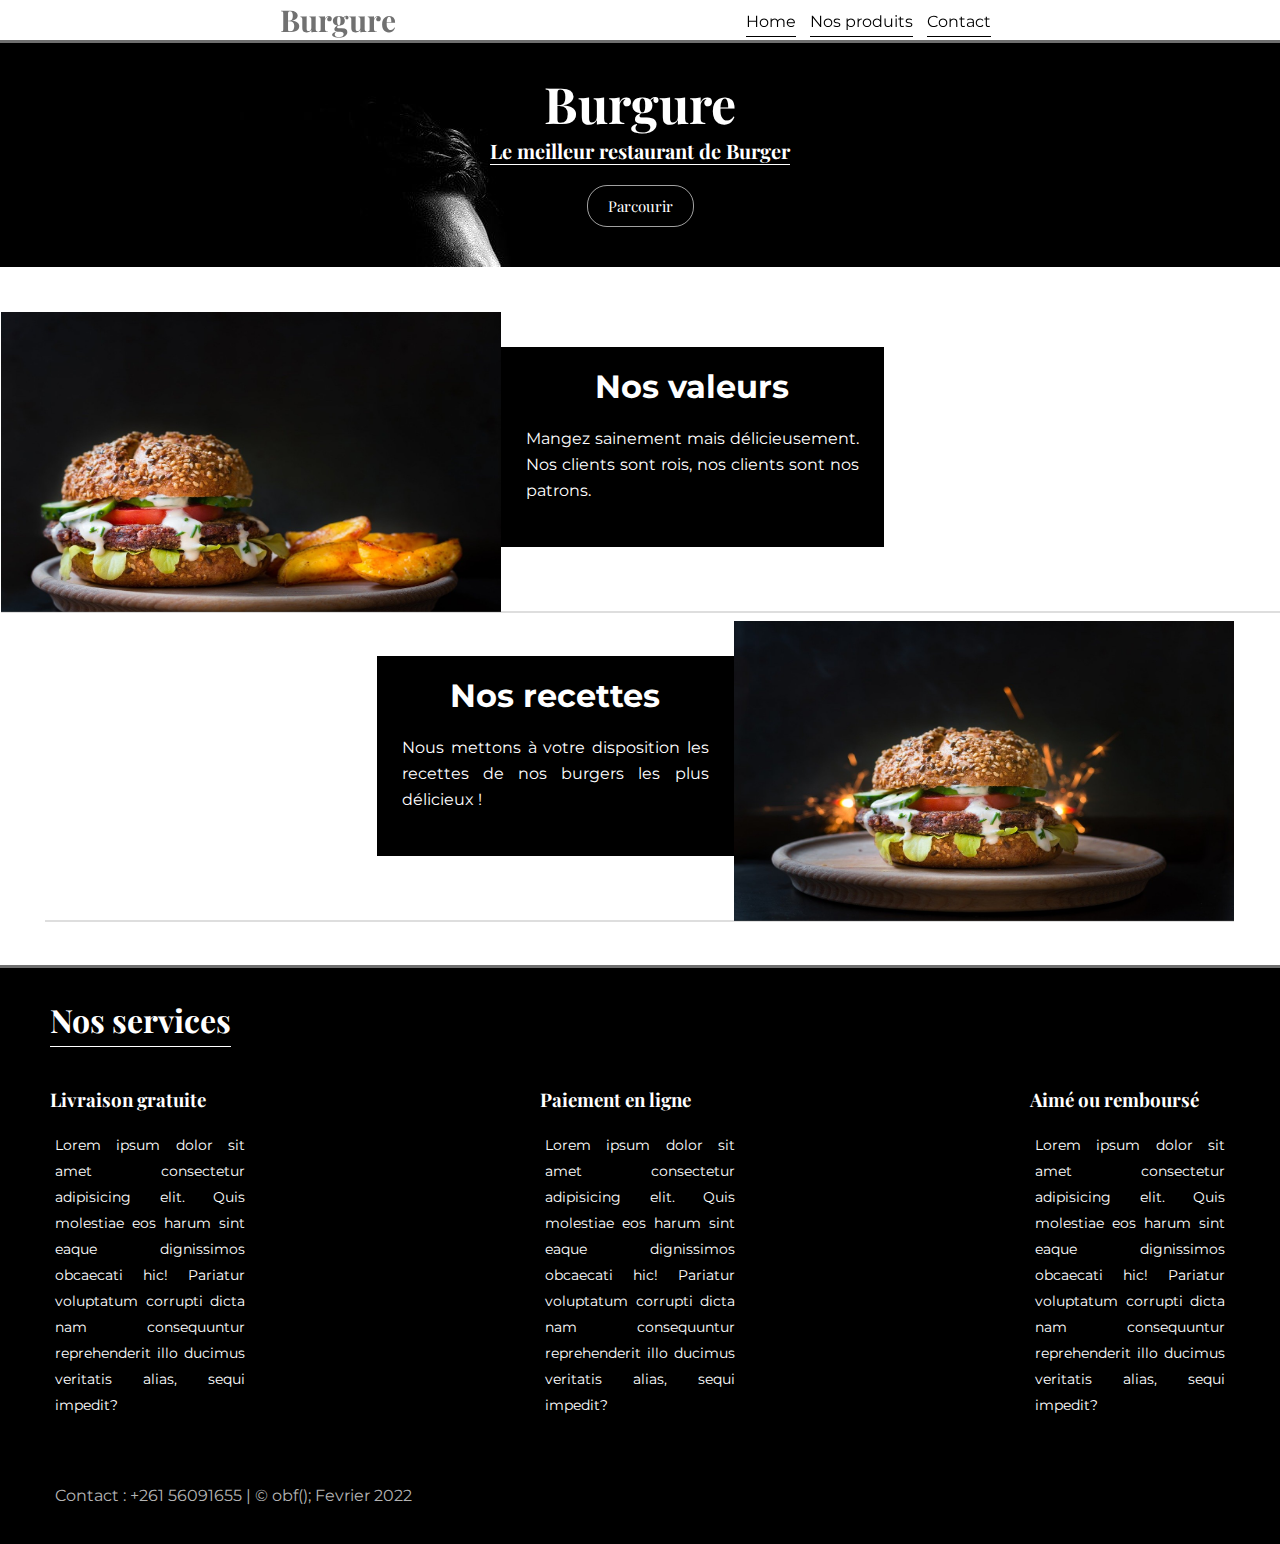
<file: burgure.html>
<!DOCTYPE html>
<html lang="fr">
  <head>
    <meta charset="UTF-8" />
    <meta http-equiv="X-UA-Compatible" content="IE=edge" />
    <meta name="viewport" content="width=device-width, initial-scale=1.0" />
    <title>Hankelbel</title>
  </head>
  <link rel="stylesheet" href="./burgure.css" />

  <body>
    <nav>
      <h1>Burgure</h1>
      <div class="onglets">
        <a href="#">Home</a>
        <a href="#produits">Nos produits</a>
        <a href="#contact">Contact</a>
      </div>
    </nav>

    <header>
      <h1>Burgure</h1>
      <h4>Le meilleur restaurant de Burger</h4>
      <button>Parcourir</button>
    </header>

    <section class="main" id="produits">
        <div class="content-left">
            <div class="img-left">
          <img src="./media/nos-valeurs.jpg" alt="burger" />
            </div>
            <div class="text">
                <h1>Nos valeurs</h1>
                <p>Mangez sainement mais délicieusement. Nos clients sont rois, nos
            clients sont nos patrons.
                </p>
            </div>
      </div>

        <div class="content-rigth">
            <div class="text">
                <h1>Nos recettes</h1>
                <p>Nous mettons à votre disposition les recettes de nos burgers les
                plus délicieux !
                </p>
            </div>
            <div class="img-rigth">
                <img src="./media/burger-4.jpg" alt="burger"/>
            </div>
        </div>
    </section>
    <footer>
      <h1>Nos services</h1>
      <div class="services">
        <div class="service">
          <h3>Livraison gratuite</h3>
          <p>
            Lorem ipsum dolor sit amet consectetur adipisicing elit. Quis
            molestiae eos harum sint eaque dignissimos obcaecati hic! Pariatur
            voluptatum corrupti dicta nam consequuntur reprehenderit illo
            ducimus veritatis alias, sequi impedit?
          </p>
        </div>
        <div class="service">
          <h3>Paiement en ligne</h3>
          <p>
            Lorem ipsum dolor sit amet consectetur adipisicing elit. Quis
            molestiae eos harum sint eaque dignissimos obcaecati hic! Pariatur
            voluptatum corrupti dicta nam consequuntur reprehenderit illo
            ducimus veritatis alias, sequi impedit?
          </p>
        </div>
        <div class="service">
          <h3>Aimé ou remboursé</h3>
          <p>
            Lorem ipsum dolor sit amet consectetur adipisicing elit. Quis
            molestiae eos harum sint eaque dignissimos obcaecati hic! Pariatur
            voluptatum corrupti dicta nam consequuntur reprehenderit illo
            ducimus veritatis alias, sequi impedit?
          </p>
        </div>
      </div>
      <p id="contact">Contact : +261 56091655 | &copy; obf(); Fevrier 2022</p>
    </footer>
  </body>
</html>
</file>
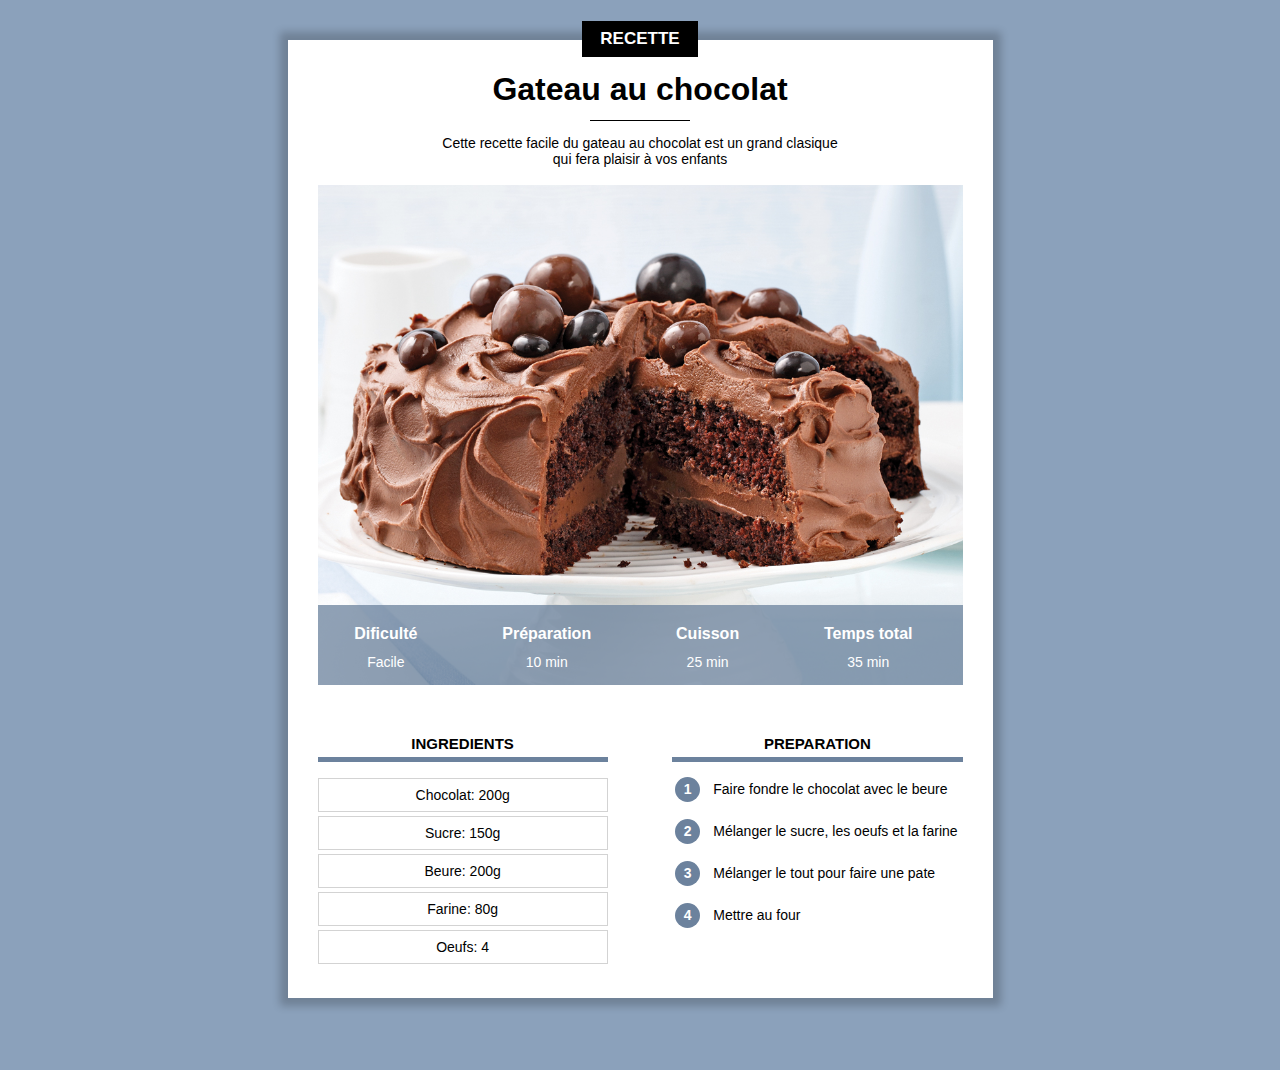
<file: gateau.html>
<!DOCTYPE html>
<html lang="fr">
    <head>
        <title>Gateau au chocolat</title>
        <meta charset="UTF-8">
        <!--
            insertion du code responsive
        -->
        <meta name="viewport" content="width=device-width, initial-scale=1.0">
        <!--
            insertion du code css
        -->
        <link rel="stylesheet" href="./gateau.css"/>
    </head>
    
    <body>
        
        <div class="contenu">
            <div class="centre categorie">
                <p class="categorie"> Recette </p>
            </div>
            <h1>Gateau au chocolat</h1>
            <div class="separateur">             
            </div>
            <!-- Commentaire-->
            <div class="centre">
                <p class="description">Cette recette facile du gateau au chocolat est un grand clasique qui fera plaisir à vos enfants </p>
            </div>
            
            <div class="info">
                <img class="centre info" src="./gateau-au-chocolat-hyper-moelleux.jpeg">
                <br>
                <table class="info">
                    <tr>
                        <th>Dificulté</th><th>Préparation</th><th>Cuisson</th><th>Temps total</th>
                    </tr>
                    <tr>
                        <td>Facile</td><td>10 min</td><td>25 min</td><td>35 min</td>
                    </tr>
                    
                </table>
            </div>

            <div>
                <div class="colonne1 colonne">
                    <h2>Ingredients</h2>
                        <div class="ingredients">
                            <p>Chocolat: 200g</p>
                            <p>Sucre: 150g</p>
                            <p>Beure: 200g</p>
                            <p>Farine: 80g</p>
                            <p>Oeufs: 4</p>
                        </div>
                </div>

                <div class="colonne2 colonne">
                    <h2>Preparation</h2>
                        <table class="preparation">
                            <tr>
                                <td>
                                    <p class="numero">1</p>
                                </td>
                                <td class="preparation_etape">Faire fondre le chocolat avec le beure</td>
                            </tr>
                            <tr>
                                <td>
                                    <p class="numero">2</p>
                                    </td>
                                <td class="preparation_etape">Mélanger le sucre, les oeufs et la farine</td>
                            </tr>
                            <tr>
                                <td>
                                    <p class="numero">3</p>
                                </td>
                                <td class="preparation_etape">Mélanger le tout pour faire une pate</td>
                            </tr>
                            <tr>
                                <td>
                                    <p class="numero">4</p>
                                </td>
                                <td class="preparation_etape">Mettre au four</td>
                            </tr>
                        </table>
                </div>
            </div>
        </div>
        
    </body>
</html>
</file>
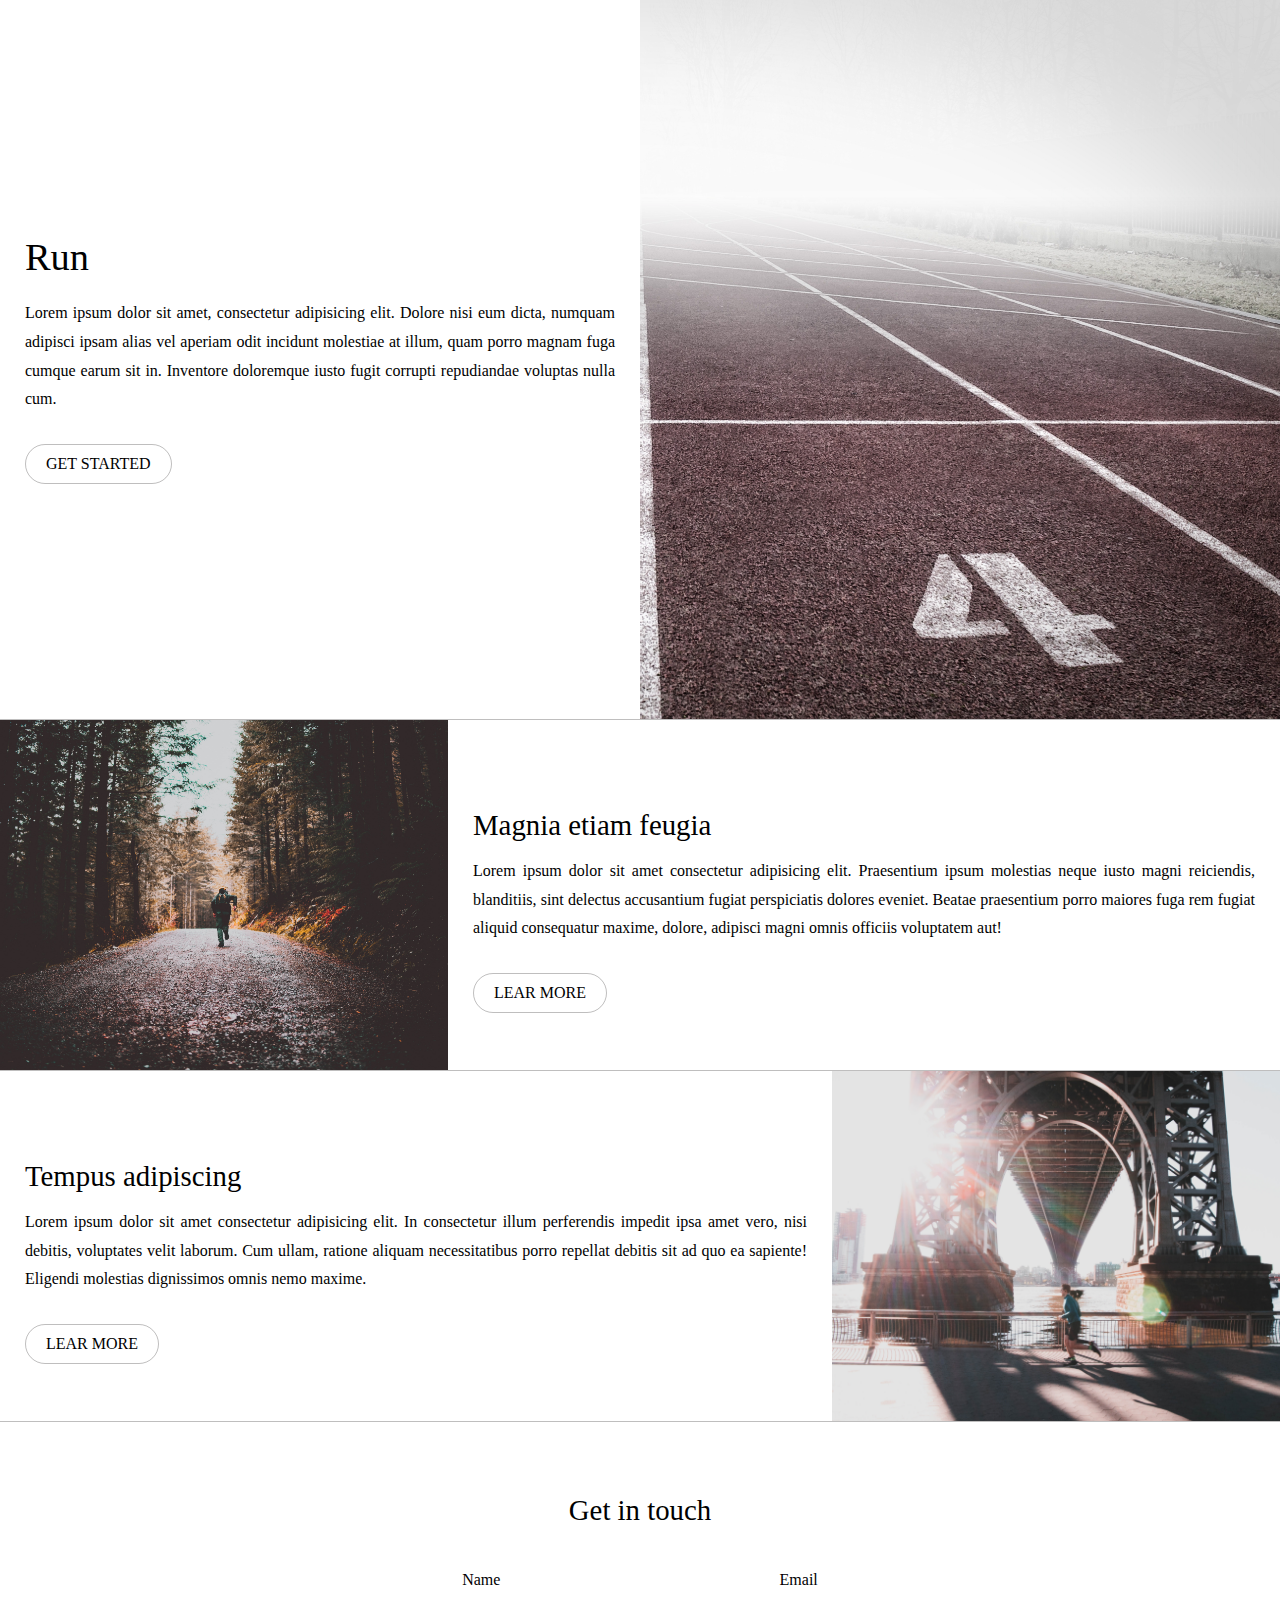
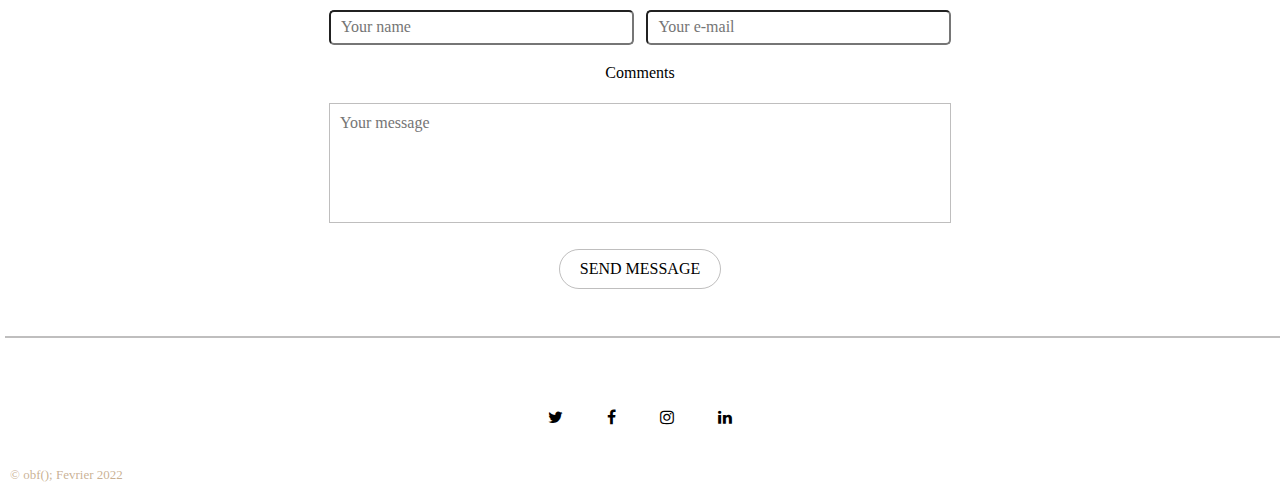
<file: run.html>
<!DOCTYPE html>
<html lang="fr">
  <head>
    <meta charset="UTF-8" />
    <meta http-equiv="X-UA-Compatible" content="IE=edge" />
    <meta name="viewport" content="width=device-width, initial-scale=1.0" />
    <title>Run</title>
    <link rel="stylesheet" href="./run.css" />

    <link rel="stylesheet" href="https://cdnjs.cloudflare.com/ajax/libs/font-awesome/4.7.0/css/font-awesome.css">
  </head>

  <body>
    <header>
      <div class="text-container">
        <div>
          <h1>Run</h1>
          <p>
            Lorem ipsum dolor sit amet, consectetur adipisicing elit. Dolore nisi eum dicta, numquam adipisci ipsam alias vel aperiam odit incidunt molestiae at illum, quam porro magnam fuga cumque earum sit in. Inventore doloremque iusto fugit corrupti repudiandae voluptas nulla cum.
          </p>

          <a class="buttom" href="#">Get started</a>
        </div>
      </div>
      <div class="banner"></div>
    </header>

    <section class="section-1">
      <div class="img-left"></div>
      <div class="text-container">
        <div>
          <h2>Magnia etiam feugia</h2>
          <p>
            Lorem ipsum dolor sit amet consectetur adipisicing elit. Praesentium ipsum molestias neque iusto magni reiciendis, blanditiis, sint delectus accusantium fugiat perspiciatis dolores eveniet. Beatae praesentium porro maiores fuga rem fugiat aliquid consequatur maxime, dolore, adipisci magni omnis officiis voluptatem aut!
          </p>

          <a class="buttom" href="#">Lear more</a>
        </div>
      </div>
    </section>

    <section class="section-2">
      <div class="text-container">
        <div>
          <h2>Tempus adipiscing</h2>
          <p>
            Lorem ipsum dolor sit amet consectetur adipisicing elit. In consectetur illum perferendis impedit ipsa amet vero, nisi debitis, voluptates velit laborum. Cum ullam, ratione aliquam necessitatibus porro repellat debitis sit ad quo ea sapiente! Eligendi molestias dignissimos omnis nemo maxime.
          </p>

          <a href="#" class="buttom">Lear more</a>
        </div>
      </div>
      <div class="img-right"></div>
    </section>

    <section class="contact">
        <h2>Get in touch</h2>
        <form class="myForm">
            <div class="name">
                <p><label for="name">Name </label></p>
                <input type="text" name="name" id="name" required placeholder="Your name">
            </div>
            <div class="email">
                <p><label for="email">Email </label></p>
                <input type="email" name="email_address" id="email" placeholder="Your e-mail" required>
            </div>
            <!-- <label for="phone">Phone </label>
            <input type="tel" name="phone" id="phone"> -->
            <div class="comment-box">
                <p><label for="comments">Comments</label></p>
                <textarea name="comments" id="comments" maxlength="500" placeholder="Your message"></textarea>
            </div>
            <button class="buttom">Send message</button>
        </form>
    </section>

    <footer>
      <div class="copyright"><a href="#0">&copy; obf(); Fevrier 2022</a></div>
      <div class="icon">
        <ul>
            <li>
                <a href="http://www.twitter.fr">
                    <i class="fa fa-twitter"></i>
                </a>
            </li>
            <li>
                <a href="http://www.facebook.com/Christian.Obf">
                    <i class="fa fa-facebook"></i>
                </a>
            </li>
            <li>
                <a href="http://www.instagram.com/mboudou.christian_obf">
                    <i class="fa fa-instagram"></i>
                </a>
            </li>
            <li>
                <a href="http://www.linkedin.com/in/christian-mboudou-obf-637307125">
                    <i class="fa fa-linkedin"></i>
                </a>
            </li>
        </ul>
      </div>

    </footer>
  </body>
</html>
</file>
<file: burgure.css>
@import url('https://fonts.googleapis.com/css2?family=Montserrat&display=swap');

@import url('https://fonts.googleapis.com/css2?family=Playfair+Display:wght@600&display=swap');

html{
    scroll-behavior: smooth;
}
*{
    margin: 0;
    padding: 0;
    text-decoration: none;
    list-style: none;
    font-family: 'Montserrat', sans-serif;
    border: none;
    outline: none;
    box-sizing: border-box;
}
p{
    line-height: 26px;
    text-align: justify;
    margin-top: 15px;
    padding: 5px;
}
nav{
    position: fixed;
    width: 100%;
    background: rgba(255, 255, 255, 0.548);
    display: flex;
    flex-wrap:wrap;
    justify-content: center;
    align-items: center;
    border-bottom: 3px solid #6f6f6f;
    top: 0;
    z-index: 5;
}
nav h1{
    color: #717171;
    font-family: 'Playfair Display', sans-serif;
    font-size: 30px;
}
.onglets{
    margin-top: 3px;
    margin-left: 350px;
}
.onglets a{
    color: black;
    margin-right: 10px;
    border-bottom: 1px solid black;
    padding-bottom: 5px;
}
header{
    
    display: flex;
    flex-direction: column;
    align-items: center;
    background: url(./media/man-header.jpg) no-repeat;
    background-size: cover;
    color: #fff;
    padding: 40px;
    margin-top: 40px;
}
header h1{
    font-family: 'Playfair Display', sans-serif;
    font-size: 50px;
    margin: -10px 0 20px 0;
}
header h4{
    font-family: 'Playfair Display', sans-serif;
    margin: -20px 0 20px 0;
    font-size: 20px;
    text-align: center;
    border-bottom: 1px solid #fff;
}
header button{
    padding: 10px 20px;
    background-color: transparent;
    color: #fff;
    font-family: 'Playfair Display', serif;
    cursor: pointer;
    font-size: 15px;
    border: 1px solid rgba(255, 255, 255, 0.63);
    border-radius: 20px;
}
header button:hover{
    letter-spacing: 1px;
    transition: 500ms ease-in-out;
    background: rgb(255, 255, 255);
    color: black;
}
.main{
    display: flex;
    flex-direction: column;
    align-items: center;
}
.content-left{
    position: relative;
    display: flex;
    flex-wrap:nowrap;
    margin: 40px 0 0 0;
}
.content-left::after, .content-rigth::after {
    content: '';
    border: 1px solid #6f6f6f3a;
    position: absolute;
    bottom: 3px;
    width: 100%;
}
/* .img-left, .img-rigth{
    flex: 0 0 70%; 
} */
.text{
    flex: 0 0 30%;
    padding: 20px;
    background-color:black;
    color: white;
    margin-top: 40px;
    text-align: center;
    height: 200px;
}
.content-rigth{
    position: relative;
    display: flex;
    flex-wrap: wrap;
    justify-content: right;
    margin:0;
}
.main img{
    height: 300px;
    width: 500px;
    margin-top: 5px;
}
footer{
    margin-top: 40px;
    border-top: 3px solid #6f6f6f;
    background-color: black;
    color: #fff;
    padding: 30px 50px;
    width: 100%; 
}
footer h1{
    font-family: 'Playfair Display', sans-serif;
    border-bottom: 1px solid #fff;
    width: fit-content;
    padding-bottom: 5px;
    margin-bottom: 40px;
}
footer h3{
    font-family: 'Playfair Display', sans-serif;
    margin-bottom: 15px;
}
.services{
    display: flex;
    flex-wrap: wrap;
    justify-content: space-between;
}
.service{
    max-width: 200px;
    margin-bottom: 40px;
}
.service p{
    font-size: 14px;
}
#contact{
    color: rgb(181, 181, 181);
}



@media screen and (max-width:720px){
    .onglets{
        margin-left: 0;
        margin-bottom: 20px;
    }
    nav{
        background: rgb(255, 255, 255);
        flex-direction: column;
    }
    p{
        margin-top: 15px;
        padding: 5px;
        
    }
    header{
        margin-top: 80px;
    }
    header h1{
        font-size: 40px;
    }
    header h4{
        margin: -10px 0 20px 0;
        font-size: 17px;
    }
    header button{
        font-size: 12px;
    }
    .main{
        overflow: hidden;
        display: block;
    }
    ::after{
        display: none;
    }
    .img-left{
        order: 2;
    }
    .content-rigth{
        margin-top: 20px;
    }
    .main img{
        margin-bottom:10px;
        width: 600px;
        
    }
    .content-left .text{
        order: 1;
    }
    .content-left, .content-rigth{
        flex-direction: column;
    }
    .text{
        flex:100%;
        margin-top:0;
        width: fit-content;
    } 
    footer h1{
        width: fit-content;
    }
    footer{
        margin-top: 20px;
    }
    .service{
        justify-content: center;
        align-items: center;
        max-width: 400px;
    }
    #contact{
        font-size: 12px;
    }


}
</file>
<file: gateau.css>
*
{
    overflow: auto;
}
body 
{
    background-color: #8BA1BB;
    font-family: Arial;
}

p.categorie
{
    background-color: black;
    color: white;
    display: inline-block;
    margin-top: -19px;
    padding: 8px 18px;
    margin-bottom: 0px;
    font-weight: bold;
    font-size: 17px;
    text-transform: uppercase;
}

div.categorie
{
    margin-bottom: 0px;
    margin-top: 0px;
    overflow: visible;
}

.centre
{
    text-align: center;
    width: 100%;
}

div.contenu 
{
    background-color: white;
    margin: 2.5% 1% 2.5% 1%;
    padding: 0px 6px 10px 6px;
    
    box-shadow: 0px 0px 8px 8px rgba(0, 0, 0, 0.2);
    overflow: visible;
}


h1 
{
    text-align: center;
    margin-top: 10px;
    margin-bottom: 12px;
}
p.description {
    text-align: center;
    max-width: 400px;
    display: inline-block;
    font-size: 14px;
}
div.separateur
{
    height:1px;
    width: 100px;             
    background-color: black;
    margin-left:auto;
    margin-right: auto;
}

div.info
{
    position: relative;    
}

table.info
{
    position: absolute; 
    bottom: 18px; 
    width: 100%; 
    color: white;
    background-color: #6C829DC0; 
    height: 50px;
}
table.info td
{
    text-align: center;
    font-size: 12px;
    vertical-align: top;
}
table.info th
{
    font-size: 14px;
    vertical-align: bottom;
    padding-bottom: 8px;
}
img.info
{
    bottom: auto; 
    display: block;
    max-height: 500px;
    object-fit: cover;
    min-height: 300px;
    background-color: lightgrey;
}
div.colonne
{
    width: 100%;
    margin-top: 20px;
}
div.colonne h2
{
    text-align: center;
    text-transform: uppercase;
    font-size: 15px;
    border-bottom: solid #6C829D 5px;
    padding-bottom: 5px;
}
div.colonne1
{
    display: inline-block;
}

div.ingredients p
{
    text-align: center;
    border: 1px lightgray solid;
    font-size: 14px;
    padding: 8px 0;
    margin-top: 4px;
    margin-bottom: 0;
}
table.preparation p.numero
{
    background-color: #6C829D;
    color: white;
    width: 25px;
    height: 25px;
    text-align: center;
    font-size: 14px;
    font-weight: bold;
    padding-top: 4px;
    box-sizing: border-box;
    border-radius: 50%;
    margin: 0;
}
table.preparation td
{
    vertical-align: text-top;
    
}
table.preparation td.preparation_etape
{
    font-size: 14px;
    padding-bottom: 10px;
    padding-left: 10px;
}
table.preparation tr
{
    height: 40px;
}

/* For desktop: */
@media only screen and (min-width: 768px) 
{
    div.contenu 
    {
        margin: 2.5% 2% 5% 2%;
        padding: 0px 30px 30px 30px;
        min-width: 350px;
        
    }
    table.info
    {
        height: 80px;
    }
    table.info th
    {
        font-size: 16px;   
    }
    table.info td
    {
        font-size: 14px;
    }
    div.colonne
    {
        width: 45%;
    }
    div.colonne1
    {
        margin-right: 10%;
    }
    div.colonne2
    {
        float: right;
    }
   
}
@media only screen and (min-width: 900px) 
{
    div.contenu 
    {
        margin-left: auto;
        margin-right: auto;
        width: 645px;
        
    }
}
</file>
<file: run.css>
*{
    padding: 0;
    margin: 0;
    text-decoration: none;
    box-sizing: border-box;
    outline: none;
    list-style-type: none;
}
.buttom{
    border: 1px solid rgba(27, 26, 26, 0.281); ;
    border-radius: 100px;
    padding: 10px 20px;
    cursor: pointer;
    width: fit-content;
    display: block;
    text-align: center;
    font-family: inherit;
    font-size: inherit;
    text-transform: uppercase;
    font-weight: 300;
}
.buttom:hover{
    /* transform: scale(1.1); */
    /* transition: 400ms ease-in-out; */
    border-color:rgb(219, 160, 160);
    animation: buttom 1.5s infinite linear;
}
.buttom:active{
    transform: scale(1.2);
    background: rgba(242, 248, 237, 0.712);
}
@keyframes buttom{
    50%{
        transform: scale(1.1);
    }
    100%{
        transform: scale(1);
    }
}
a{
    color: black;
}
h1{
    margin-bottom: 20px;
    font-weight:400 ;
    font-size: 2.4em;
}
p{
    text-align: justify;
    margin-bottom: 30px;
    line-height: 1.8em;
}
h2{
    font-weight: 250;
    font-size: 1.8em;
    padding-bottom: 15px;
    padding-top: 32px;
}
header{
    display: grid;
    grid-template-columns: 50% 50%;
    height: 80vh;
}
.text-container{
    padding: 25px;
    margin: auto 0; 
}
.banner{
    background: url(./media/banner.jpg) no-repeat 100%/cover;
}
.section-1{
    display: grid;
    grid-template-columns: 35% 65%;
}
.img-left{
    background: url(./media/img-left.jpg) center/cover;
    height: 350px;
}
.section-2{
    display: grid;
    grid-template-columns: 65% 35%;
   
}
.img-right{
    background: url(./media/img-right.jpg) center/cover;
    height: 350px;
}
header, .section-1, .section-2{
    border-bottom:1px solid rgba(27, 26, 26, 0.281); ;
}
.contact{
    display: grid;
    position: relative;
    padding-top: 40px;

}
.contact h2{
    text-align: center;
}
.myForm {
    display: grid;
    grid-template-columns: 1fr 1fr;
    grid-template-rows:80px 1fr auto ;
    grid-template-areas:
    "a b"
    "c c"
    "d d";
    grid-gap: .8em;
    margin:0 auto;
    max-width:650px; ;
    width: 75%;
    min-width: 430px;
    padding:14px;
  }
  .name{
     grid-area: a;
  }
  .email{
     grid-area: b;
  }
  .comment-box{
      grid-area: c;
  }
  .myForm input{
      width: 100%;
      min-height: 35px;
      border-radius: 5px;
      font-family: inherit;
      font-size: inherit;
      outline: none;
      padding: 5px 10px;
  }
  .myForm label{
      user-select: none;
  }
  .myForm textarea{
      width: 100%;
      min-height: 120px;
      padding: 10px 10px;
      font-family: inherit;
      font-size: inherit;
      resize: none;
      border: 1px solid rgba(27, 26, 26, 0.281);
      /* margin-top: 10px; */
  }
input:hover, textarea:hover{
    border-color: cadetblue;
}
input:focus, textarea:focus{
    border-color: rgba(60, 237, 243, 0.897);
    border-radius: 15px;
}
  .myForm p{
      text-align: center;
      margin-bottom: 15px;
      margin-top: 10px;
  }
  button{
    margin: 10px auto 40px;
    grid-area: d;
    background: none;
}
  .contact::after{
      content: "";
      border: 1px solid rgba(27, 26, 26, 0.281); ;
      width: 100%;
      position: absolute;
      bottom: 0;
      margin: 5px;
  }
  footer{
    position: relative;
    height: 150px;
    display: flex;
    justify-content: center;
    align-items: center;
}
.copyright {
    position: absolute;
    bottom: 10px;
    left: 10px;
    font-size: small;
    animation: buttom 1.5s infinite alternate;
}
.copyright a:hover{
    text-decoration: underline; 
    color: cadetblue ;
}
.copyright a{
    color: rgba(177, 141, 95, 0.692);
}
  .icon ul{
    display: flex;
    flex-wrap: wrap;
    justify-content: space-around;
    width: 30%;
    min-width:229px ;
    margin: 0 auto;
}
icon a{
    font-size: 20px;
    display: flex;
    justify-content: center;
    align-items: center;
    border: 1px solid rgba(27, 26, 26, 0.281); ;
    border-radius: 100%;
    height: 50px;
    width: 50px;
    padding: 5px;
}
.icon a:hover{
    color:cadetblue ;
    transform: scale(1.2);
    transition: 500ms ease-in-out;
    border-color: cadetblue;
}

@media only screen and (max-width: 768px){
    header{
        grid-template-columns: 1fr;
        grid-template-rows:auto 1fr;
        height: 100vh; 
    }
    .buttom {
        font-size: 10px;
    }
    .section-1, .section-2{
        grid-template-columns: 1fr;
        padding-top: 0;
    }
    .img-left, .img-right{
        display: none;
    }
    h2{
        margin:0 0 25px 0;
        padding: 0;
    }
    .icon a{
        height: 25px;
        width: 25px;
        font-size: 12px;
    }
    .myForm{
        min-width:350px;
        /* display: block; */
        /* overflow: hidden; */
    }
    .name, .email{
        height: fit-content;
    }
    /* .myForm textarea{
        
    } */
    .contact{
        /* padding: 25px 25px 0 25px; */
        overflow: hidden;

    }
    .contact h2{
        margin-top: 30px;
    }
    footer{
        position: relative;
    }
    .copyright{
        position: absolute;
        bottom: 10px;
        left: 10px;

    }
}

@media only screen and (max-width: 280px){
    .myForm{
        display: block;
        min-width: 250px;
    }
    h2{
        font-size: 1.5em;
    }
    .buttom {
        font-size: 8px;
    }
    p{
        line-height: 1.6em;
    }
    h1{
        font-size: 2.2em;
    }
    footer{
        position: relative;
    }
    .copyright{
        position: absolute;
        bottom: 10px;
        left: 10px;

    }
    .icon ul{
        
        min-width:150px ;
        
    }

}
</file>
